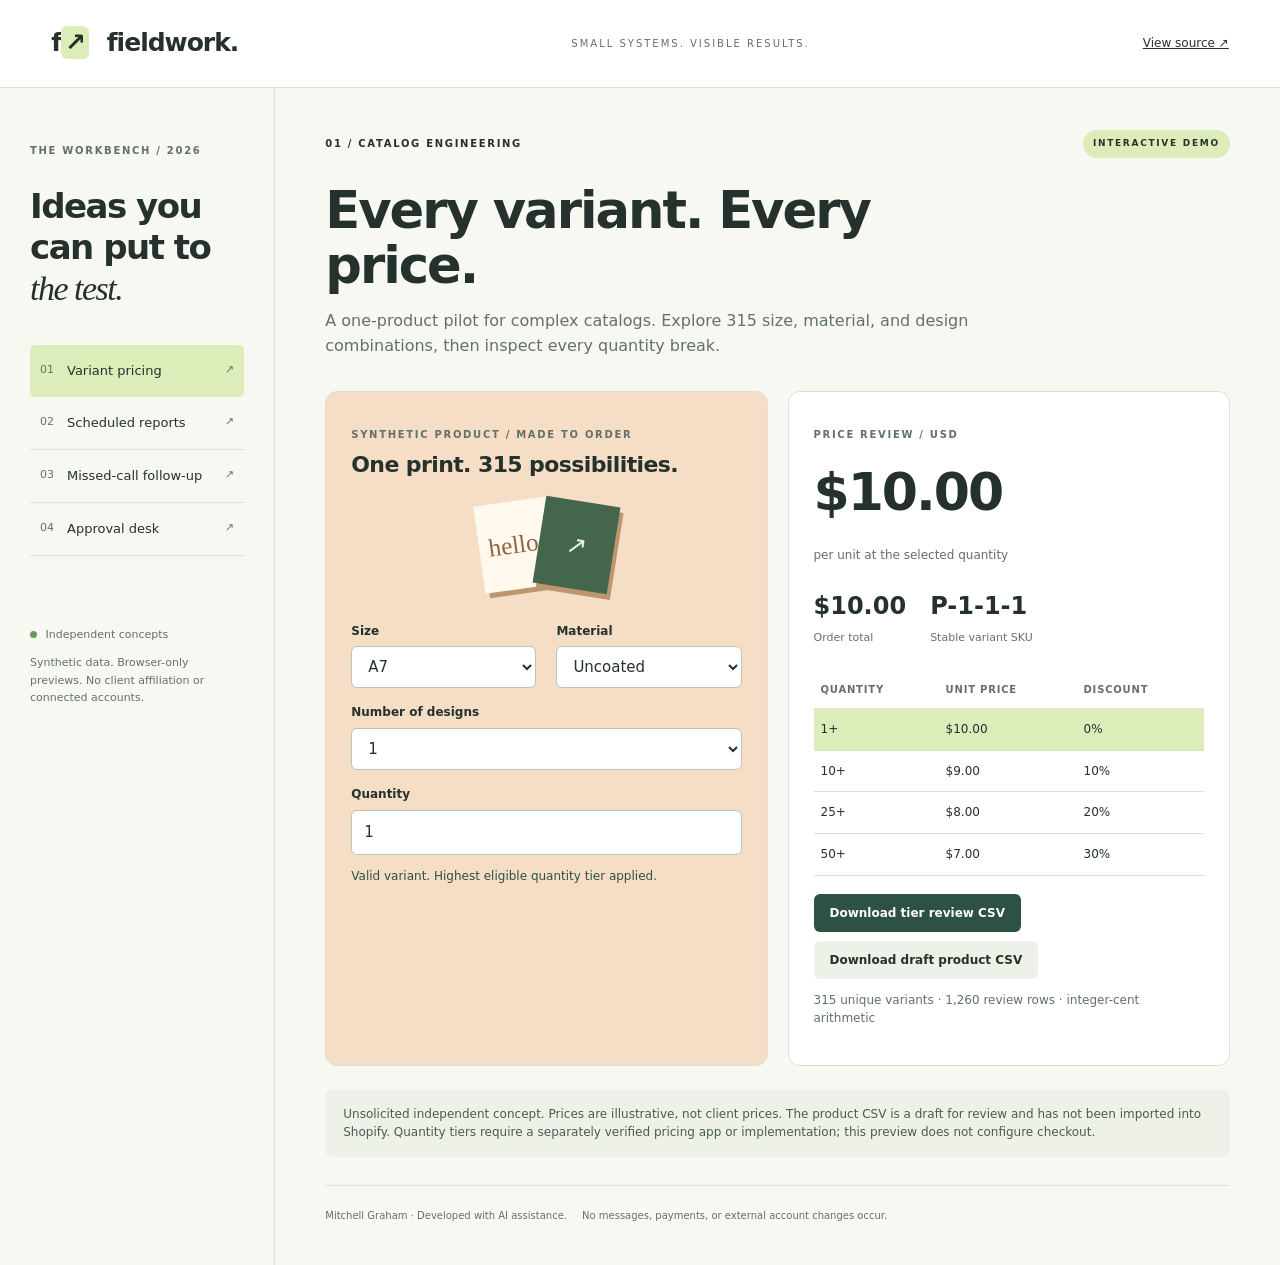
<file: index.html>
<!doctype html><html lang="en"><head><meta charset="utf-8"><meta name="viewport" content="width=device-width,initial-scale=1"><meta name="description" content="Interactive engineering demonstrations: variant pricing, scheduled report formats, missed-call qualification, and human-reviewed prospect routing."><title>Fieldwork · Engineering demonstrations</title><link rel="stylesheet" href="style.css"></head><body><a class="skip" href="#main">Skip to demo</a><header><a class="wordmark" href="./">f<span>↗</span> fieldwork.</a><span>SMALL SYSTEMS. VISIBLE RESULTS.</span><a href="https://github.com/mjgraham713/workflow-samples">View source ↗</a></header><div class="shell"><aside><p class="eyebrow">THE WORKBENCH / 2026</p><h2>Ideas you<br>can put to<br><em>the test.</em></h2><nav aria-label="Demonstrations"><a href="?demo=variants" data-page="variants">01 <span>Variant pricing</span> ↗</a><a href="?demo=reports" data-page="reports">02 <span>Scheduled reports</span> ↗</a><a href="?demo=calls" data-page="calls">03 <span>Missed-call follow-up</span> ↗</a><a href="?demo=approval" data-page="approval">04 <span>Approval desk</span> ↗</a></nav><div class="side-note"><span class="dot"></span> Independent concepts<p>Synthetic data. Browser-only previews. No client affiliation or connected accounts.</p></div></aside><main id="main"><div class="topline"><span id="chapter"></span><span class="badge">INTERACTIVE DEMO</span></div><h1 id="title"></h1><p class="intro" id="intro"></p><div id="app"></div><p class="notice" id="limitations"></p><footer>Mitchell Graham · Developed with AI assistance. <span>No messages, payments, or external account changes occur.</span></footer></main></div><script type="module" src="app.mjs"></script></body></html>
</file>
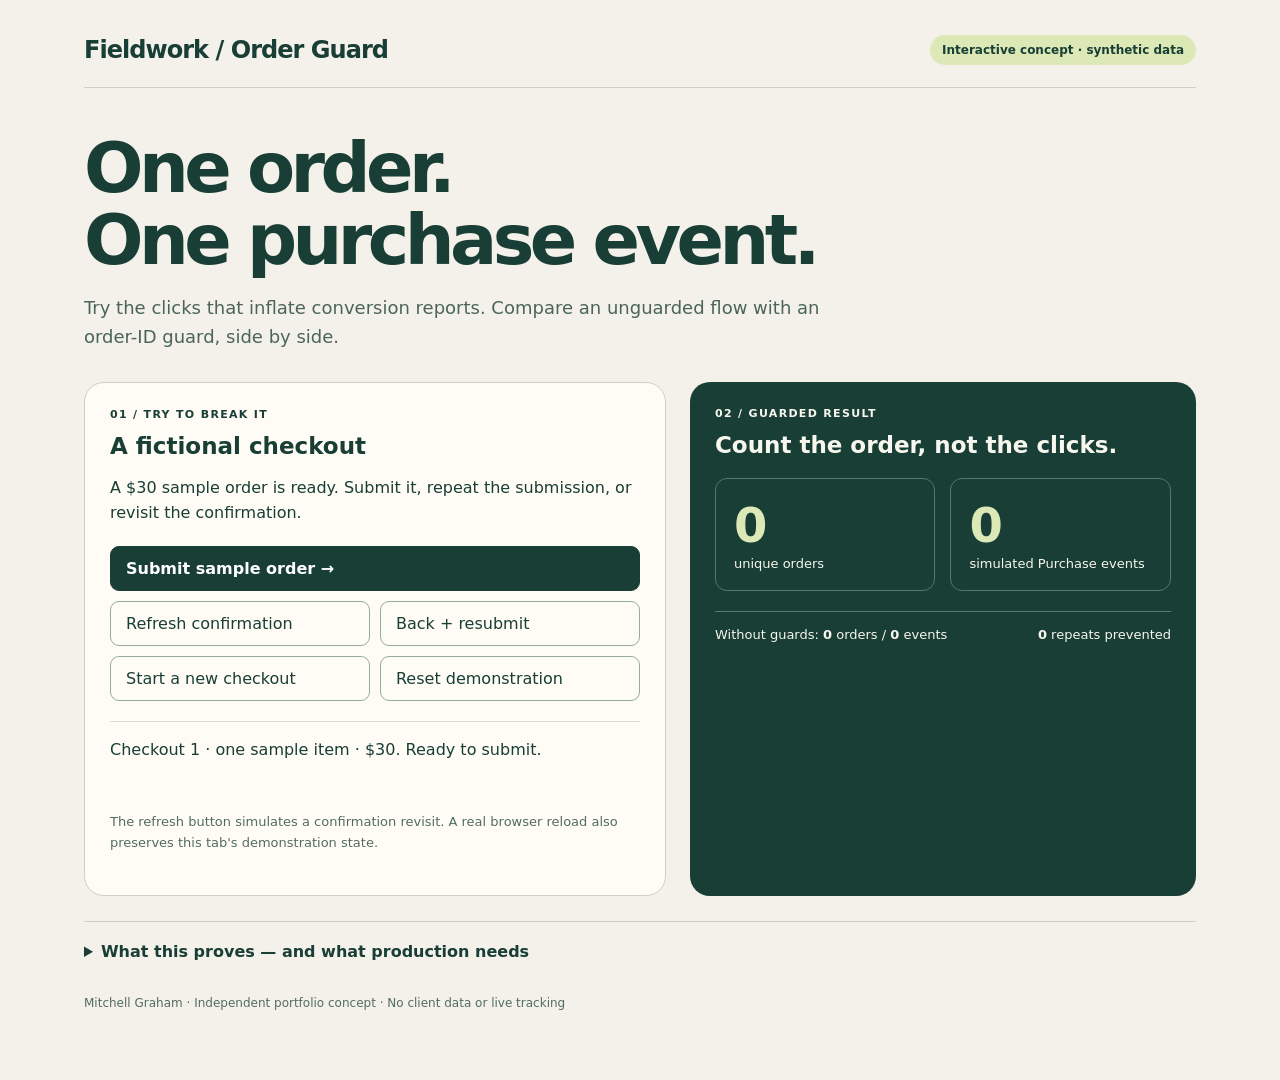
<file: order-guard/index.html>
<!doctype html>
<html lang="en"><head><meta charset="utf-8"><meta name="viewport" content="width=device-width, initial-scale=1"><title>Order Guard — interactive engineering sample</title>
<style>
:root{font-family:system-ui,sans-serif;color:#183e36;background:#f3f1e9}*{box-sizing:border-box}body{margin:0}main{max-width:1160px;margin:auto;padding:35px 24px}header{display:flex;justify-content:space-between;gap:20px;align-items:center;border-bottom:1px solid #cbd2c4;padding-bottom:22px}.brand{font-weight:800;letter-spacing:-.04em;font-size:24px}.pill{background:#dce9b6;padding:8px 12px;border-radius:30px;font-size:12px;font-weight:700}h1{font-size:clamp(36px,6vw,70px);letter-spacing:-.065em;line-height:1.03;max-width:750px;margin:44px 0 18px}p{line-height:1.6;max-width:750px}.lead{font-size:18px;color:#4b655b}.layout{display:grid;grid-template-columns:1.15fr 1fr;gap:24px;margin-top:30px}.panel{border:1px solid #cbd2c4;border-radius:20px;padding:25px;background:#fffcf5}.dark{background:#183e36;color:#f8f7ed;border:0}.eyebrow{text-transform:uppercase;letter-spacing:.12em;font-size:11px;font-weight:800}h2{font-size:23px;margin:12px 0}button{font:inherit;border:1px solid #96ac9f;background:transparent;color:inherit;border-radius:9px;padding:12px 15px;cursor:pointer;text-align:left}button:hover{background:#e4eccf}button:focus-visible,a:focus-visible{outline:3px solid #bf761d;outline-offset:3px}button.primary{background:#183e36;color:white;border-color:#183e36;font-weight:700}.actions{display:grid;grid-template-columns:1fr 1fr;gap:10px;margin:20px 0}.actions .primary{grid-column:1/-1}.hint{font-size:13px;color:#536c60}.status{border-top:1px solid #d9ddcf;padding-top:15px;min-height:75px}.metrics{display:grid;grid-template-columns:1fr 1fr;gap:15px;margin:20px 0}.metric{border:1px solid #55786b;padding:18px;border-radius:12px}.metric b{font-size:48px;display:block;letter-spacing:-.07em;color:#dce9b6}.metric span{font-size:13px}.compare{display:flex;gap:10px;justify-content:space-between;border-top:1px solid #55786b;padding-top:15px;font-size:13px}.log{list-style:none;padding:0;margin:18px 0;max-height:240px;overflow:auto}.log li{font-family:ui-monospace,monospace;font-size:12px;padding:11px 0;border-bottom:1px solid #43665a;overflow-wrap:anywhere}.log small{color:#c7d7ba}details{margin:25px 0;border-top:1px solid #cbd2c4;padding-top:20px}summary{cursor:pointer;font-weight:700}code{font-size:13px}footer{font-size:12px;color:#536c60;margin:35px 0}a{color:inherit}#error{color:#8e291b}button:disabled{opacity:.5;cursor:not-allowed}@media(max-width:720px){.layout{grid-template-columns:1fr}main{padding:25px 16px}.panel{padding:20px}.actions{grid-template-columns:1fr}.compare{flex-direction:column}header{align-items:flex-start}.pill{max-width:160px}h1{margin-top:30px}}
</style></head><body><main>
<header><div class="brand">Fieldwork / Order Guard</div><span class="pill">Interactive concept · synthetic data</span></header>
<h1>One order.<br>One purchase event.</h1><p class="lead">Try the clicks that inflate conversion reports. Compare an unguarded flow with an order-ID guard, side by side.</p>
<div class="layout"><section class="panel" aria-labelledby="try-title"><div class="eyebrow">01 / Try to break it</div><h2 id="try-title">A fictional checkout</h2><p>A $30 sample order is ready. Submit it, repeat the submission, or revisit the confirmation.</p><div class="actions"><button id="submit" class="primary">Submit sample order →</button><button id="refresh">Refresh confirmation</button><button id="back">Back + resubmit</button><button id="new">Start a new checkout</button><button id="reset">Reset demonstration</button></div><p class="status" id="status" role="status" aria-live="polite"></p><p class="hint">The refresh button simulates a confirmation revisit. A real browser reload also preserves this tab's demonstration state.</p><p id="error" role="alert"></p></section>
<section class="panel dark" aria-labelledby="result-title"><div class="eyebrow">02 / Guarded result</div><h2 id="result-title">Count the order, not the clicks.</h2><div class="metrics"><div class="metric"><b id="orders">0</b><span>unique orders</span></div><div class="metric"><b id="purchases">0</b><span>simulated Purchase events</span></div></div><div class="compare"><span>Without guards: <strong id="raw-orders">0</strong> orders / <strong id="raw-events">0</strong> events</span><span><strong id="blocked">0</strong> repeats prevented</span></div><ol class="log" id="log" aria-label="Event history"></ol></section></div>
<details><summary>What this proves — and what production needs</summary><p>This is an independent, AI-assisted engineering demonstration, not a deployed WordPress/GTM integration or a previous client result. It sends no requests to Meta and processes no payments. Counters describe the local simulation only.</p><p>Two separate controls matter: a stable checkout token prevents repeat submissions from creating another order; a confirmed order ID prevents a confirmation revisit from emitting another Purchase event. A new checkout gets a new token and must still count normally.</p><p>Here, a ledger is simulated in browser session storage. Production needs server-enforced idempotency with an atomic uniqueness constraint, verified order state, a defined conversion point, and delivery/retry handling. Browser storage alone cannot guarantee deduplication across devices, cleared storage, or concurrent requests. Meta browser/server deduplication is a separate configuration concern.</p><p>For WordPress, the exact hooks depend on the form/plugin and checkout type. Test with GTM Preview and Meta Test Events, check existing tracking sources, and validate repeated submissions, reloads, Back navigation and genuinely new orders before publishing.</p><p><a href="https://github.com/mjgraham713/workflow-samples/tree/main/order-guard">Inspect the source and test cases</a></p></details>
<footer>Mitchell Graham · Independent portfolio concept · No client data or live tracking</footer>
</main><script type="module" src="app.mjs"></script></body></html>
</file>
<file: style.css>
:root{--ink:#24312c;--muted:#627169;--paper:#f7f8f2;--line:#dce1d7;--green:#2d5143;--lime:#ddedb9;--peach:#f5ddc6}*{box-sizing:border-box}body{margin:0;background:var(--paper);color:var(--ink);font:15px/1.55 system-ui,-apple-system,Segoe UI,sans-serif}a{color:inherit}header{padding:24px 4%;border-bottom:1px solid var(--line);display:flex;align-items:center;justify-content:space-between;gap:20px;background:#fff}header>span{font-size:10px;letter-spacing:2px;color:var(--muted)}header>a:last-child{font-size:12px}.wordmark{text-decoration:none;font-size:25px;font-weight:750;letter-spacing:-1px}.wordmark>span{background:var(--lime);padding:2px 4px;border-radius:6px;margin-right:10px}.shell{max-width:1600px;margin:auto;display:grid;grid-template-columns:275px minmax(0,1fr)}aside{padding:45px 30px;border-right:1px solid var(--line)}.eyebrow,.topline{font-size:10px;letter-spacing:1.7px;font-weight:650}.eyebrow{color:var(--muted)}h2{font-size:34px;font-weight:550;line-height:1.2;letter-spacing:-1.5px}em{font-family:Georgia,serif;font-weight:400}nav{margin-top:35px}nav a{display:flex;gap:13px;text-decoration:none;padding:16px 10px;border-bottom:1px solid var(--line);font-size:11px;color:var(--muted)}nav a span{flex:1;font-size:13px;color:var(--ink)}nav a[aria-current]{background:var(--lime);border-radius:5px;border:0}.side-note{font-size:11px;margin-top:70px;color:var(--muted)}.dot{display:inline-block;background:#659c57;width:7px;height:7px;border-radius:50%;margin-right:5px}main{padding:42px 5%;min-width:0}.topline{display:flex;justify-content:space-between;gap:15px;align-items:center}.badge{font-size:9px;background:var(--lime);padding:7px 10px;border-radius:20px}h1{font-size:clamp(32px,4vw,54px);letter-spacing:-2px;line-height:1.08;margin:25px 0 15px;font-weight:570;max-width:700px}.intro{max-width:680px;color:var(--muted);font-size:16px;margin-bottom:32px}.grid{display:grid;grid-template-columns:minmax(0,1fr) minmax(0,1fr);gap:20px}.panel{background:#fff;border:1px solid var(--line);border-radius:12px;padding:25px;min-width:0}.panel h2{font-size:22px;letter-spacing:-.6px;margin:0 0 16px}.panel h3{font-size:15px}.panel p{color:var(--muted)}.hero-panel{background:var(--peach)}.stat{font-size:52px;letter-spacing:-2px;margin:10px 0;font-weight:600}.stat small{font-size:13px;letter-spacing:0;font-weight:400}.subtle{font-size:12px;color:var(--muted)}label{display:block;font-size:12px;font-weight:650;margin:15px 0 6px}input,select,textarea{font:inherit;color:var(--ink);padding:10px 12px;border:1px solid #bac4b7;border-radius:6px;width:100%;background:#fff;min-width:0}textarea{min-height:80px;resize:vertical}button,.button{background:var(--green);color:white;border:0;border-radius:6px;padding:12px 16px;font:600 12px system-ui;cursor:pointer;text-decoration:none;display:inline-block}button.secondary{background:#edf1e7;color:var(--ink)}button:disabled{opacity:.45;cursor:not-allowed}.actions{display:flex;flex-wrap:wrap;gap:9px;margin-top:18px}.metrics{display:flex;gap:24px;margin:22px 0}.metrics strong{display:block;font-size:24px}.metrics span{font-size:11px;color:var(--muted)}.table-wrap{overflow:auto;margin-top:20px}table{border-collapse:collapse;width:100%;font-size:12px}th{text-align:left;color:var(--muted);font-size:10px;text-transform:uppercase;letter-spacing:.8px}th,td{padding:11px 7px;border-bottom:1px solid var(--line)}tr.active{background:var(--lime)}pre{background:#20362d;color:#e4efd7;border-radius:8px;padding:18px;white-space:pre-wrap;overflow-wrap:anywhere;font:12px/1.8 Consolas,monospace;min-height:140px}.notice{font-size:12px;background:#edf1e7;padding:15px 18px;border-radius:7px;margin-top:24px;color:#4b5c4f}footer{display:flex;gap:15px;flex-wrap:wrap;font-size:10px;color:var(--muted);border-top:1px solid var(--line);padding-top:22px;margin-top:28px}.message{padding:13px 16px;background:#edf1e7;border-radius:10px 10px 10px 0;font-size:13px;margin:12px 30px 12px 0;overflow-wrap:anywhere}.message.customer{background:var(--green);color:white;border-radius:10px 10px 0 10px;margin:12px 0 12px 30px}.empty{color:var(--muted);padding:40px 10px;text-align:center;font-size:13px}.log{font:11px/1.8 Consolas,monospace;padding-left:18px}.status{font-size:12px;color:var(--green);margin:12px 0;min-height:20px}.status.error{color:#a32323}.cards{display:grid;grid-template-columns:1fr 1fr;gap:15px;margin-top:20px}.lead{padding:22px;border:1px solid var(--line);background:#fff;border-radius:10px}.lead h3{margin:0;font-size:16px}.lead .score{float:right;font-size:28px;line-height:1}.lead p{font-size:12px;color:var(--muted)}.lead button{padding:9px 12px}.decision{font-size:10px;font-weight:750;letter-spacing:1px;text-transform:uppercase}.paper-art{height:100px;display:flex;align-items:center;justify-content:center;margin:12px 0}.paper-art span{height:88px;width:75px;background:#fff9ed;box-shadow:4px 5px 0 #bd966e;transform:rotate(-8deg);display:grid;place-items:center;font:25px Georgia;color:#8e6346}.paper-art span+span{transform:rotate(9deg);margin-left:-15px;background:#43664c;color:#e6efda}.skip{position:absolute;left:-9999px}.skip:focus{left:12px;top:10px;padding:10px;background:white;z-index:9}:focus-visible{outline:3px solid #a76c2f;outline-offset:3px}@media(max-width:1050px){.shell{grid-template-columns:220px minmax(0,1fr)}aside{padding:30px 20px}main{padding:32px 4%}.grid{grid-template-columns:1fr}}@media(max-width:650px){header{padding:16px 5%}header>span{display:none}.shell{display:block}aside{padding:20px 5%;border-right:0;border-bottom:1px solid var(--line)}aside h2,aside>.eyebrow,.side-note{display:none}nav{margin:0;display:grid;grid-template-columns:1fr 1fr;gap:5px}nav a{padding:10px 8px;font-size:9px}nav a span{font-size:11px}main{padding:26px 5%}.cards{grid-template-columns:1fr}.panel{padding:20px}.topline{font-size:9px}.badge{font-size:8px}h1{letter-spacing:-1.3px}.metrics{gap:18px}.intro{font-size:14px}}
</file>
